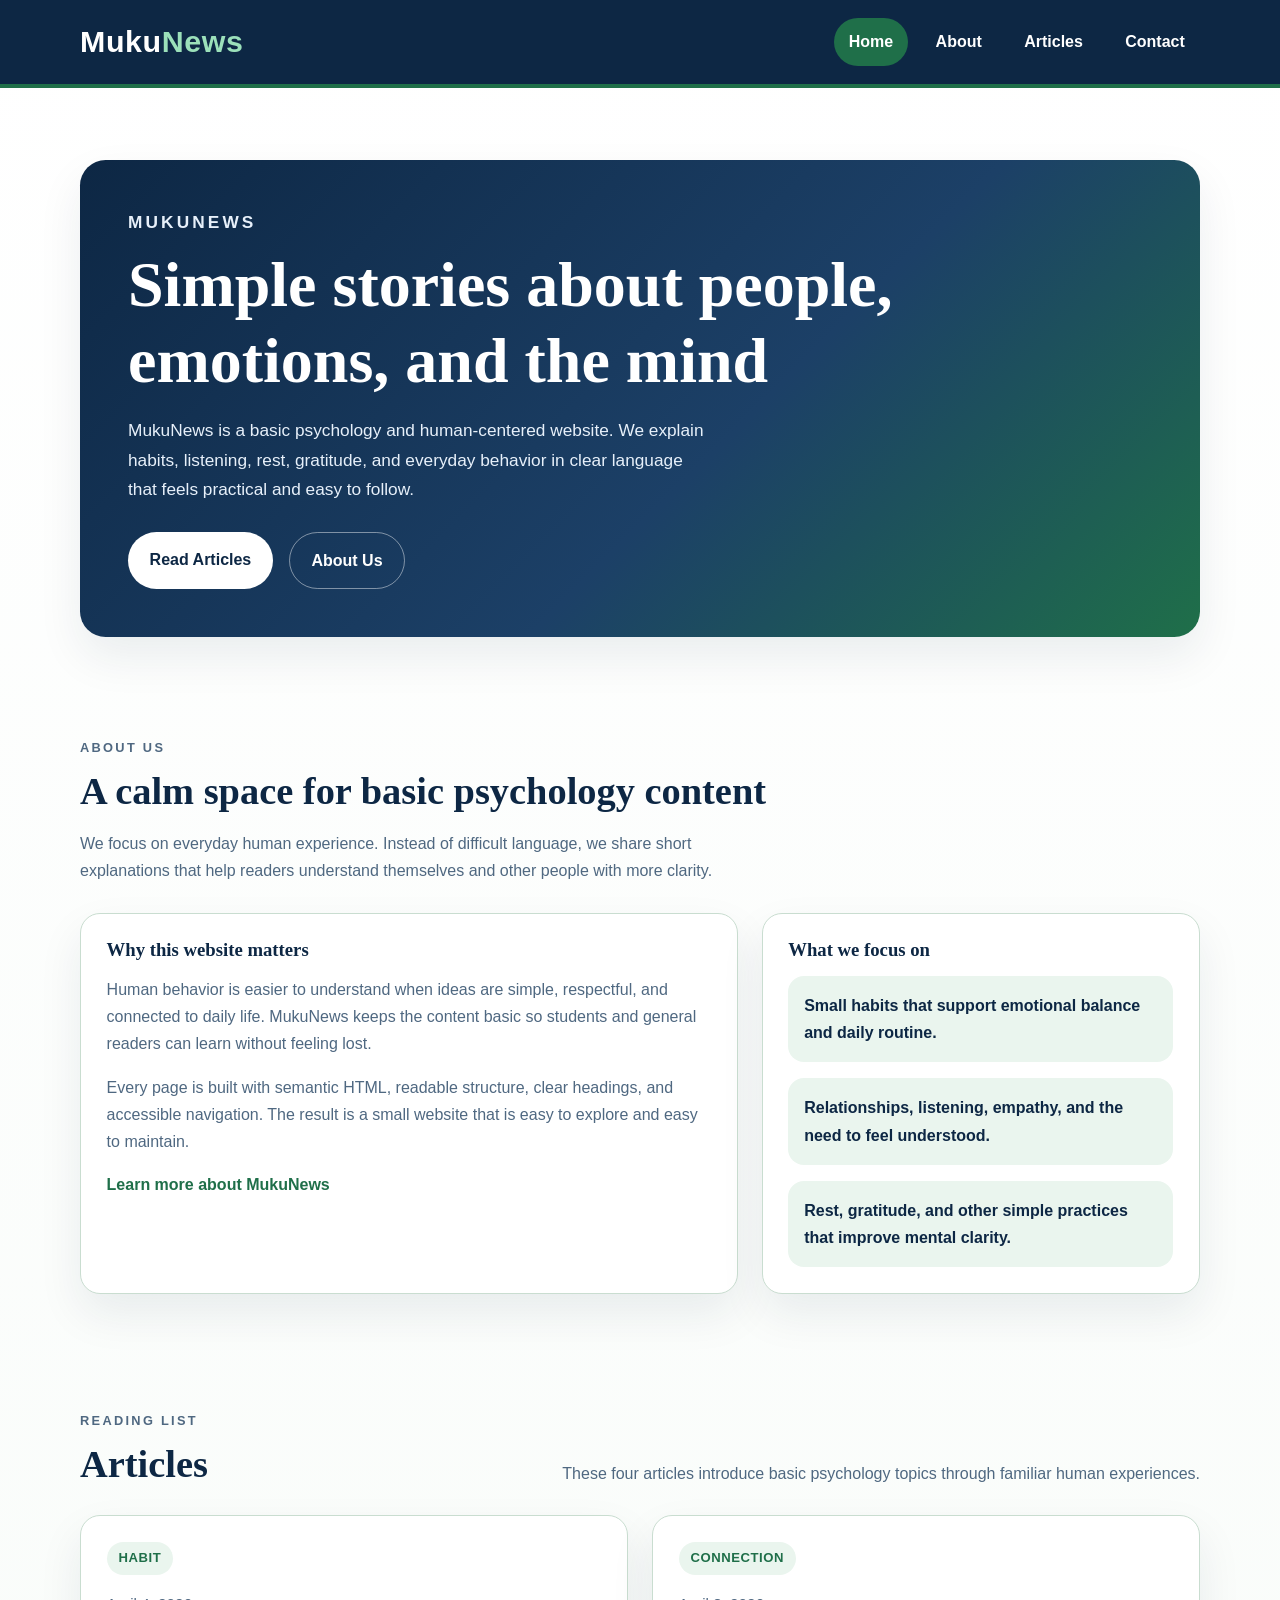
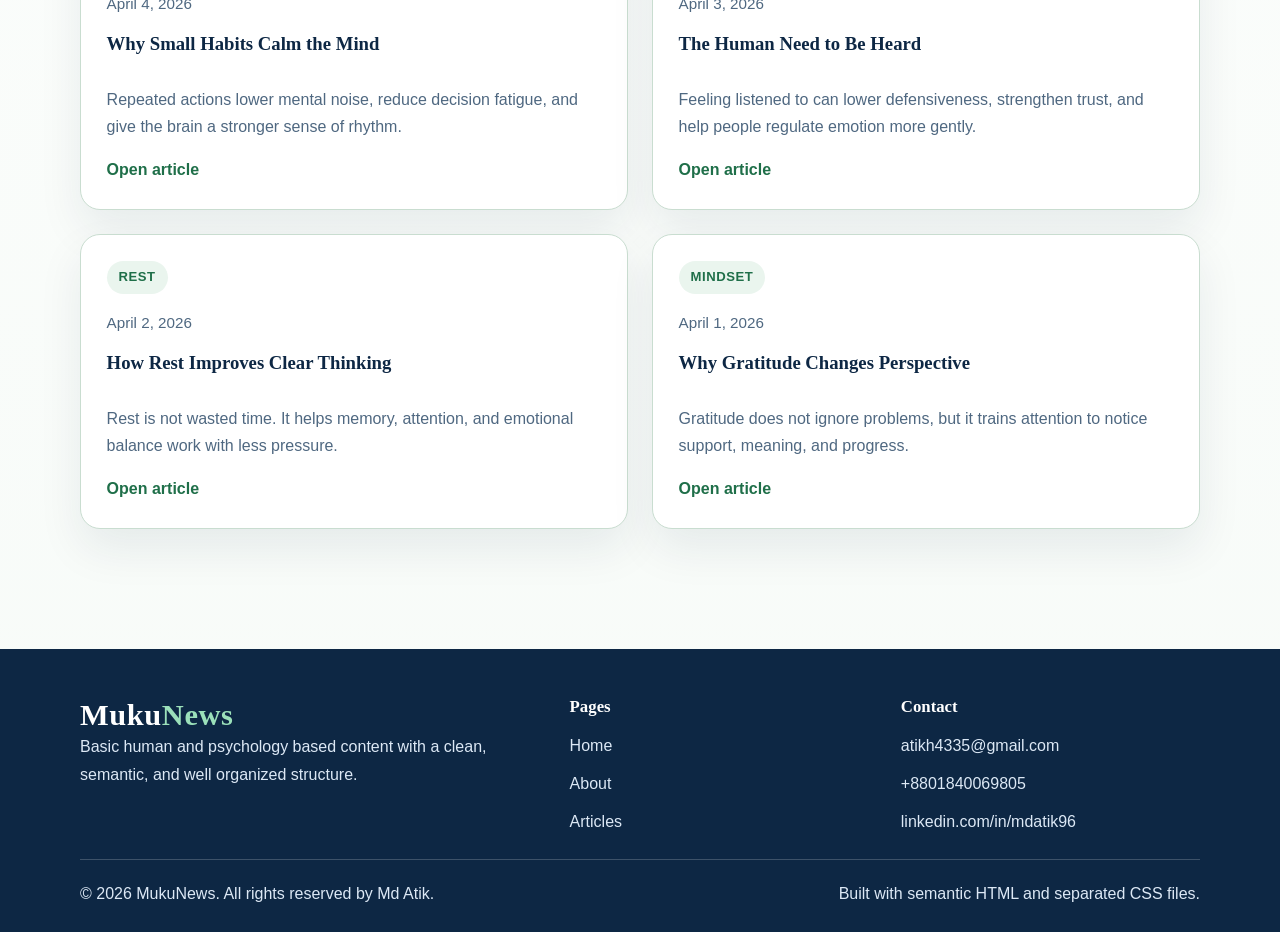
<file: Introduction to Front-End Development/index.html>
<!DOCTYPE html>
<html lang="en">
    <head>
        <meta charset="UTF-8" />
        <meta name="viewport" content="width=device-width, initial-scale=1.0" />
        <meta
            name="description"
            content="MukuNews shares simple and readable articles about human behavior, psychology, habits, rest, gratitude, and connection." />
        <title>MukuNews | Human and Psychology Stories</title>
        <link rel="stylesheet" href="css/base.css" />
        <link rel="stylesheet" href="css/home.css" />
    </head>
    <body>
        <a class="skip-link" href="#main-content">Skip to main content</a>

        <header class="site-header">
            <div class="container header-wrap">
                <a class="brand" href="index.html"
                    aria-label="MukuNews home">Muku<span>News</span></a>
                <nav class="site-nav" aria-label="Primary navigation">
                    <ul>
                        <li><a href="index.html"
                                aria-current="page">Home</a></li>
                        <li><a href="about.html">About</a></li>
                        <li><a href="#articles">Articles</a></li>
                        <li><a href="#contact">Contact</a></li>
                    </ul>
                </nav>
            </div>
        </header>

        <main id="main-content">
            <section class="home-hero">
                <div class="container">
                    <div class="home-hero__panel">
                        <p class="eyebrow">MukuNews</p>
                        <h1>Simple stories about people, emotions, and the
                            mind</h1>
                        <p>
                            MukuNews is a basic psychology and human-centered
                            website. We explain habits,
                            listening, rest, gratitude, and everyday behavior in
                            clear language that feels
                            practical and easy to follow.
                        </p>
                        <div class="hero-actions">
                            <a class="button-link button-link--light"
                                href="#articles">Read Articles</a>
                            <a class="button-link button-link--outline"
                                href="about.html">About Us</a>
                        </div>
                    </div>
                </div>
            </section>

            <section class="section" aria-labelledby="about-heading">
                <div class="container">
                    <div class="section-header">
                        <div>
                            <p class="eyebrow">About Us</p>
                            <h2 id="about-heading">A calm space for basic
                                psychology content</h2>
                        </div>
                        <p>
                            We focus on everyday human experience. Instead of
                            difficult language, we share
                            short explanations that help readers understand
                            themselves and other people with
                            more clarity.
                        </p>
                    </div>

                    <div class="about-grid">
                        <article class="info-card">
                            <h3>Why this website matters</h3>
                            <p>
                                Human behavior is easier to understand when
                                ideas are simple, respectful, and
                                connected to daily life. MukuNews keeps the
                                content basic so students and general
                                readers can learn without feeling lost.
                            </p>
                            <p>
                                Every page is built with semantic HTML, readable
                                structure, clear headings, and
                                accessible navigation. The result is a small
                                website that is easy to explore and
                                easy to maintain.
                            </p>
                            <a class="inline-link" href="about.html">Learn more
                                about MukuNews</a>
                        </article>

                        <section class="info-card"
                            aria-labelledby="focus-heading">
                            <h3 id="focus-heading">What we focus on</h3>
                            <ul class="key-points">
                                <li>Small habits that support emotional balance
                                    and daily routine.</li>
                                <li>Relationships, listening, empathy, and the
                                    need to feel understood.</li>
                                <li>Rest, gratitude, and other simple practices
                                    that improve mental clarity.</li>
                            </ul>
                        </section>
                    </div>
                </div>
            </section>

            <section class="section" id="articles"
                aria-labelledby="articles-heading">
                <div class="container">
                    <div class="section-header">
                        <div>
                            <p class="eyebrow">Reading List</p>
                            <h2 id="articles-heading">Articles</h2>
                        </div>
                        <p>
                            These four articles introduce basic psychology
                            topics through familiar human
                            experiences.
                        </p>
                    </div>

                    <div class="article-grid">
                        <article class="card">
                            <a class="card-link" href="article-1.html">
                                <span class="card-tag">Habit</span>
                                <time datetime="2026-04-04">April 4, 2026</time>
                                <h3>Why Small Habits Calm the Mind</h3>
                                <p>
                                    Repeated actions lower mental noise, reduce
                                    decision fatigue, and give the
                                    brain a stronger sense of rhythm.
                                </p>
                                <span class="read-more">Open article</span>
                            </a>
                        </article>

                        <article class="card">
                            <a class="card-link" href="article-2.html">
                                <span class="card-tag">Connection</span>
                                <time datetime="2026-04-03">April 3, 2026</time>
                                <h3>The Human Need to Be Heard</h3>
                                <p>
                                    Feeling listened to can lower defensiveness,
                                    strengthen trust, and help people
                                    regulate emotion more gently.
                                </p>
                                <span class="read-more">Open article</span>
                            </a>
                        </article>

                        <article class="card">
                            <a class="card-link" href="article-3.html">
                                <span class="card-tag">Rest</span>
                                <time datetime="2026-04-02">April 2, 2026</time>
                                <h3>How Rest Improves Clear Thinking</h3>
                                <p>
                                    Rest is not wasted time. It helps memory,
                                    attention, and emotional balance work
                                    with less pressure.
                                </p>
                                <span class="read-more">Open article</span>
                            </a>
                        </article>

                        <article class="card">
                            <a class="card-link" href="article-4.html">
                                <span class="card-tag">Mindset</span>
                                <time datetime="2026-04-01">April 1, 2026</time>
                                <h3>Why Gratitude Changes Perspective</h3>
                                <p>
                                    Gratitude does not ignore problems, but it
                                    trains attention to notice support,
                                    meaning, and progress.
                                </p>
                                <span class="read-more">Open article</span>
                            </a>
                        </article>
                    </div>
                </div>
            </section>
        </main>

        <footer class="site-footer" id="contact">
            <div class="container">
                <div class="footer-grid">
                    <section aria-labelledby="footer-brand-heading">
                        <h2 class="brand"
                            id="footer-brand-heading">Muku<span>News</span></h2>
                        <p class="footer-note">
                            Basic human and psychology based content with a
                            clean, semantic, and well organized
                            structure.
                        </p>
                    </section>

                    <nav aria-label="Footer pages">
                        <h3>Pages</h3>
                        <ul class="footer-links">
                            <li><a href="index.html">Home</a></li>
                            <li><a href="about.html">About</a></li>
                            <li><a href="#articles">Articles</a></li>
                        </ul>
                    </nav>

                    <address class="footer-address">
                        <h3>Contact</h3>
                        <ul class="contact-links">
                            <li><a
                                    href="mailto:atikh4335@gmail.com">atikh4335@gmail.com</a></li>
                            <li><a
                                    href="tel:+8801840069805">+8801840069805</a></li>
                            <li><a
                                    href="https://www.linkedin.com/in/mdatik96/">linkedin.com/in/mdatik96</a></li>
                        </ul>
                    </address>
                </div>

                <div class="copyright">
                    <p>&copy; 2026 MukuNews. All rights reserved by Md Atik.</p>
                    <p>Built with semantic HTML and separated CSS files.</p>
                </div>
            </div>
        </footer>
    </body>
</html>
</file>
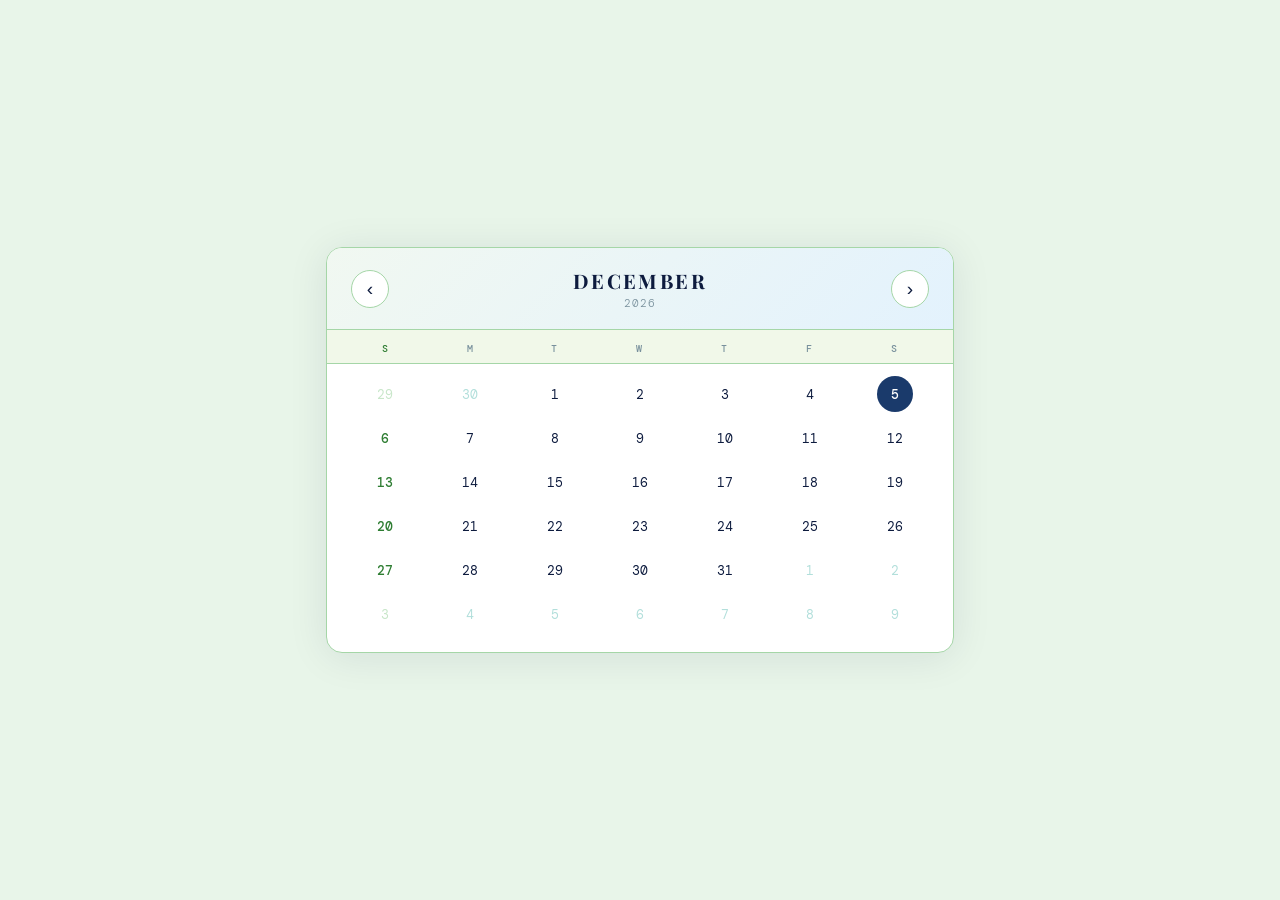
<file: Frontend Programming Languages/Homework 3. Calendar/index.html>
<!DOCTYPE html>
<html lang="en">

<head>
    <meta charset="UTF-8" />
    <meta name="viewport" content="width=device-width, initial-scale=1.0" />
    <title>A Web Page</title>
    <link rel="stylesheet" href="styles.css" />
</head>

<body>
    <div id="app">
        <div class="cal-card">

            <div class="cal-header">
                <button class="nav-btn" id="prevBtn">&#8249;</button>
                <div class="cal-month-label">
                    <div class="cal-month-name" id="monthName"></div>
                    <div class="cal-year-name" id="yearName"></div>
                </div>
                <button class="nav-btn" id="nextBtn">&#8250;</button>
            </div>

            <div class="cal-day-headers">
                <div class="cal-day-header sunday">S</div>
                <div class="cal-day-header">M</div>
                <div class="cal-day-header">T</div>
                <div class="cal-day-header">W</div>
                <div class="cal-day-header">T</div>
                <div class="cal-day-header">F</div>
                <div class="cal-day-header">S</div>
            </div>

            <div id="cal-grid-wrap"></div>

        </div>
    </div>

    <script src="scripts.js"></script>
</body>

</html>
</file>
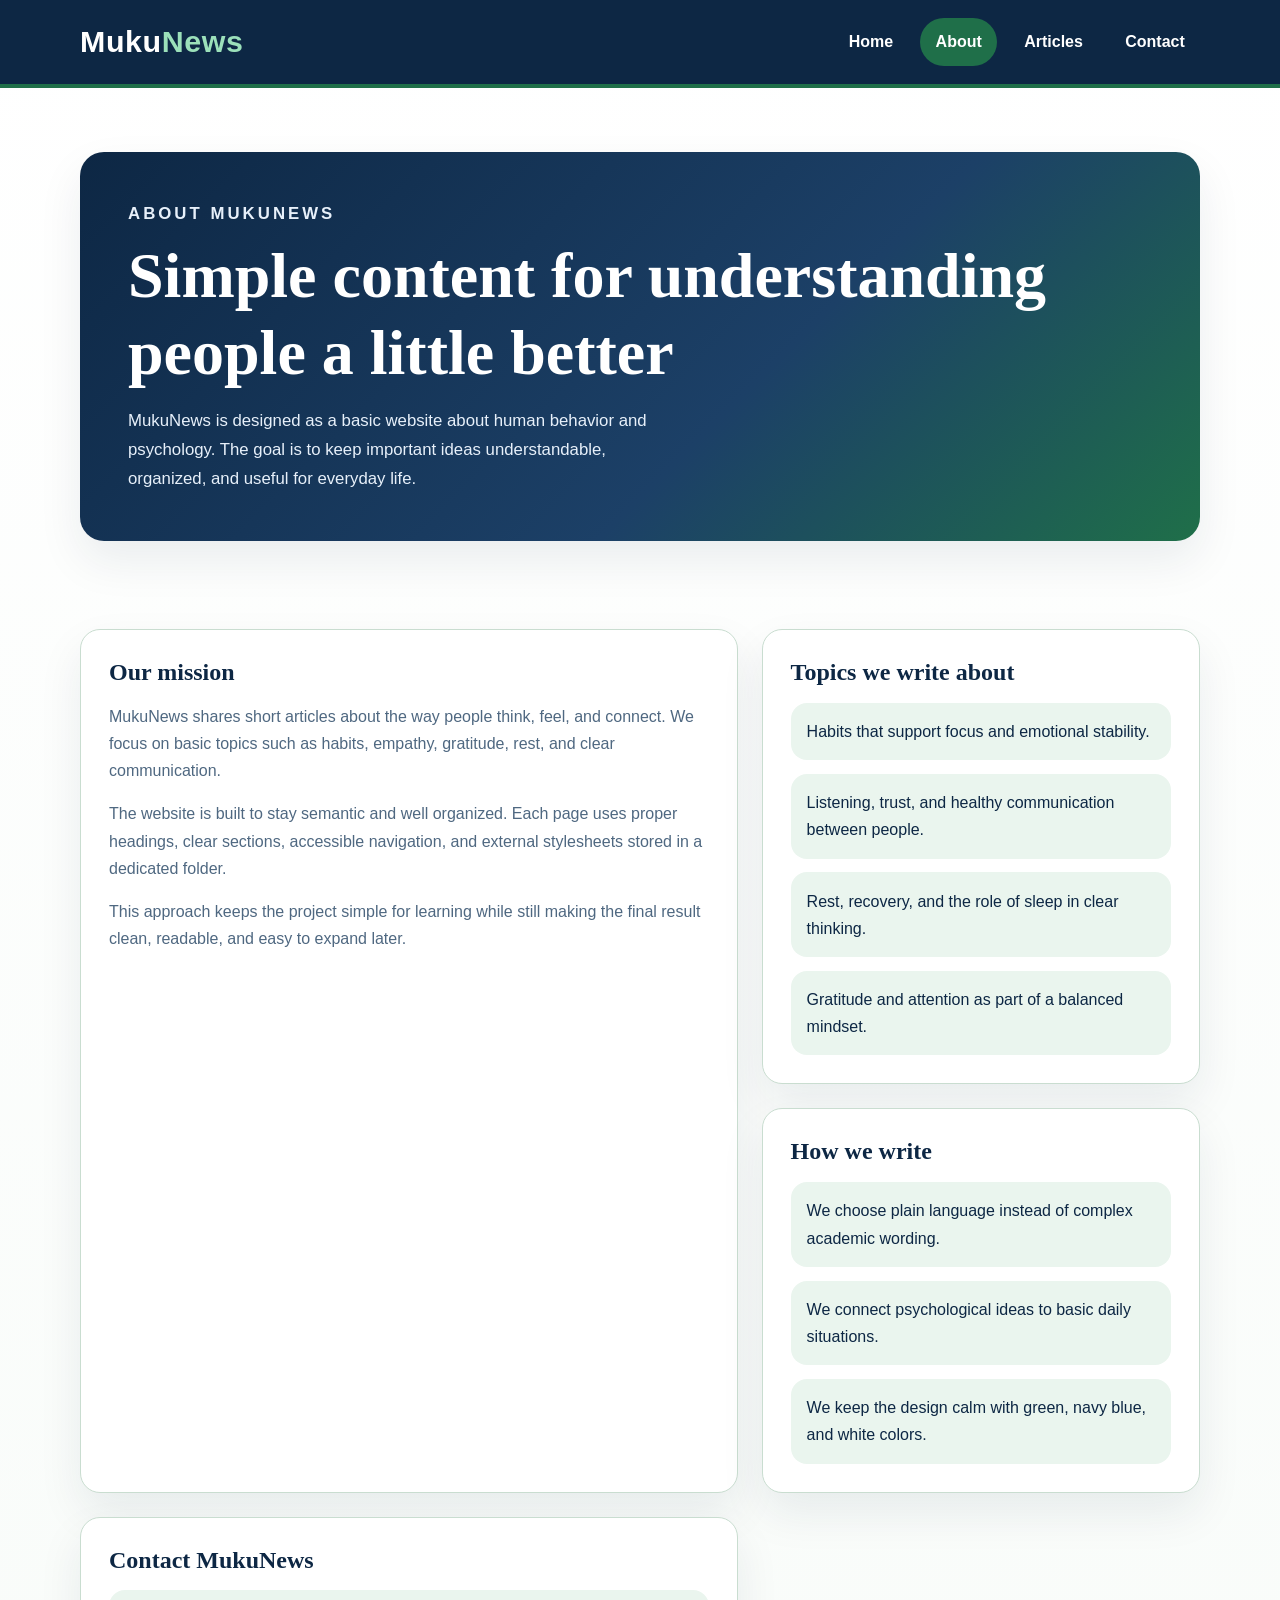
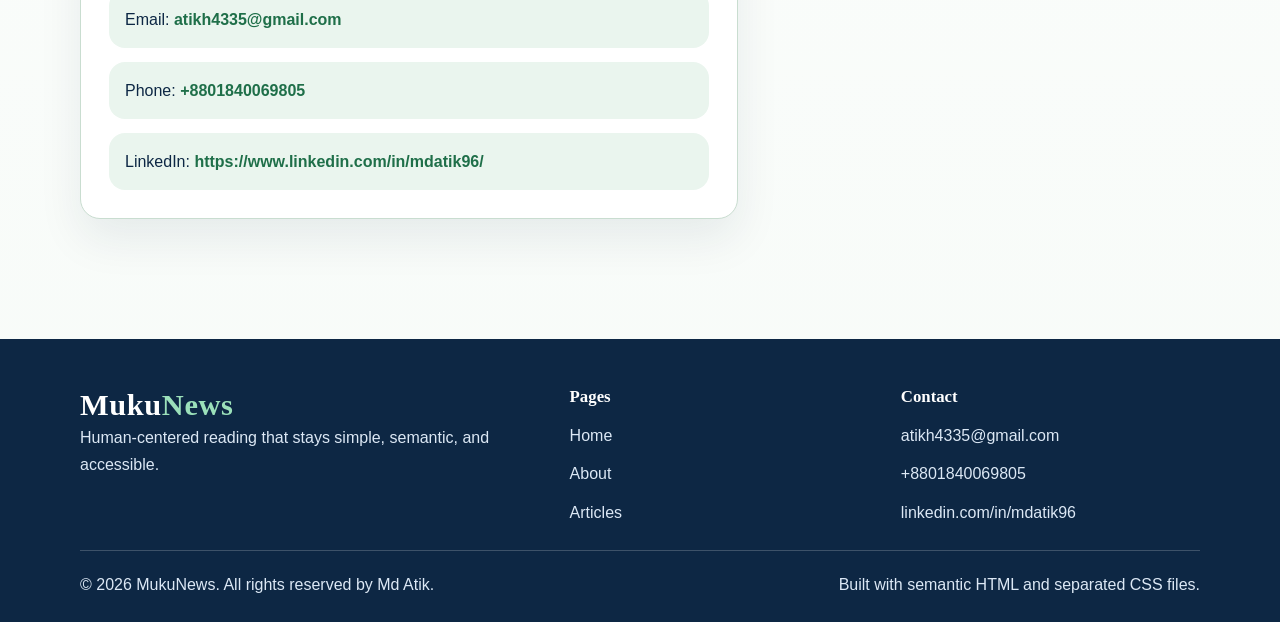
<file: Introduction to Front-End Development/about.html>
<!DOCTYPE html>
<html lang="en">
    <head>
        <meta charset="UTF-8" />
        <meta name="viewport" content="width=device-width, initial-scale=1.0" />
        <meta
            name="description"
            content="Learn about MukuNews, a simple human and psychology website created with semantic HTML and organized external CSS." />
        <title>About | MukuNews</title>
        <link rel="stylesheet" href="css/base.css" />
        <link rel="stylesheet" href="css/about.css" />
    </head>
    <body>
        <a class="skip-link" href="#main-content">Skip to main content</a>

        <header class="site-header">
            <div class="container header-wrap">
                <a class="brand" href="index.html"
                    aria-label="MukuNews home">Muku<span>News</span></a>
                <nav class="site-nav" aria-label="Primary navigation">
                    <ul>
                        <li><a href="index.html">Home</a></li>
                        <li><a href="about.html"
                                aria-current="page">About</a></li>
                        <li><a href="index.html#articles">Articles</a></li>
                        <li><a href="#contact">Contact</a></li>
                    </ul>
                </nav>
            </div>
        </header>

        <main id="main-content">
            <section class="page-banner">
                <div class="container">
                    <div class="page-banner__panel">
                        <p class="eyebrow">About MukuNews</p>
                        <h1>Simple content for understanding people a little
                            better</h1>
                        <p>
                            MukuNews is designed as a basic website about human
                            behavior and psychology. The
                            goal is to keep important ideas understandable,
                            organized, and useful for everyday
                            life.
                        </p>
                    </div>
                </div>
            </section>

            <section class="section" aria-labelledby="mission-heading">
                <div class="container about-layout">
                    <article class="about-card about-card--feature">
                        <h2 id="mission-heading">Our mission</h2>
                        <p>
                            MukuNews shares short articles about the way people
                            think, feel, and connect. We
                            focus on basic topics such as habits, empathy,
                            gratitude, rest, and clear
                            communication.
                        </p>
                        <p>
                            The website is built to stay semantic and well
                            organized. Each page uses proper
                            headings, clear sections, accessible navigation, and
                            external stylesheets stored in
                            a dedicated folder.
                        </p>
                        <p>
                            This approach keeps the project simple for learning
                            while still making the final
                            result clean, readable, and easy to expand later.
                        </p>
                    </article>

                    <section class="about-card"
                        aria-labelledby="topics-heading">
                        <h2 id="topics-heading">Topics we write about</h2>
                        <ul class="topic-list">
                            <li>Habits that support focus and emotional
                                stability.</li>
                            <li>Listening, trust, and healthy communication
                                between people.</li>
                            <li>Rest, recovery, and the role of sleep in clear
                                thinking.</li>
                            <li>Gratitude and attention as part of a balanced
                                mindset.</li>
                        </ul>
                    </section>

                    <section class="about-card"
                        aria-labelledby="approach-heading">
                        <h2 id="approach-heading">How we write</h2>
                        <ul class="approach-list">
                            <li>We choose plain language instead of complex
                                academic wording.</li>
                            <li>We connect psychological ideas to basic daily
                                situations.</li>
                            <li>We keep the design calm with green, navy blue,
                                and white colors.</li>
                        </ul>
                    </section>

                    <address class="about-card contact-card"
                        aria-labelledby="contact-heading">
                        <h2 id="contact-heading">Contact MukuNews</h2>
                        <ul class="about-contact">
                            <li>Email: <a
                                    href="mailto:atikh4335@gmail.com">atikh4335@gmail.com</a></li>
                            <li>Phone: <a
                                    href="tel:+8801840069805">+8801840069805</a></li>
                            <li>
                                LinkedIn:
                                <a
                                    href="https://www.linkedin.com/in/mdatik96/">https://www.linkedin.com/in/mdatik96/</a>
                            </li>
                        </ul>
                    </address>
                </div>
            </section>
        </main>

        <footer class="site-footer" id="contact">
            <div class="container">
                <div class="footer-grid">
                    <section aria-labelledby="footer-brand-heading">
                        <h2 class="brand"
                            id="footer-brand-heading">Muku<span>News</span></h2>
                        <p class="footer-note">
                            Human-centered reading that stays simple, semantic,
                            and accessible.
                        </p>
                    </section>

                    <nav aria-label="Footer pages">
                        <h3>Pages</h3>
                        <ul class="footer-links">
                            <li><a href="index.html">Home</a></li>
                            <li><a href="about.html">About</a></li>
                            <li><a href="index.html#articles">Articles</a></li>
                        </ul>
                    </nav>

                    <address class="footer-address">
                        <h3>Contact</h3>
                        <ul class="contact-links">
                            <li><a
                                    href="mailto:atikh4335@gmail.com">atikh4335@gmail.com</a></li>
                            <li><a
                                    href="tel:+8801840069805">+8801840069805</a></li>
                            <li><a
                                    href="https://www.linkedin.com/in/mdatik96/">linkedin.com/in/mdatik96</a></li>
                        </ul>
                    </address>
                </div>

                <div class="copyright">
                    <p>&copy; 2026 MukuNews. All rights reserved by Md Atik.</p>
                    <p>Built with semantic HTML and separated CSS files.</p>
                </div>
            </div>
        </footer>
    </body>
</html>
</file>
<file: Introduction to Front-End Development/css/base.css>
:root {
  --navy-900: #0d2744;
  --navy-700: #1c4067;
  --green-700: #1f6f49;
  --green-500: #2f8d5b;
  --green-100: #eaf5ee;
  --white: #ffffff;
  --soft-white: #f7fbf8;
  --border: #c9ddd0;
  --text: #17304d;
  --muted: #4f6881;
  --shadow: 0 20px 45px rgba(13, 39, 68, 0.08);
  --radius-lg: 1.5rem;
  --radius-md: 1rem;
}

*,
*::before,
*::after {
  box-sizing: border-box;
}

html {
  scroll-behavior: smooth;
}

body {
  margin: 0;
  font-family: "Segoe UI", Tahoma, Geneva, Verdana, sans-serif;
  color: var(--text);
  background: linear-gradient(180deg, var(--white) 0%, var(--soft-white) 100%);
  line-height: 1.7;
}

h1,
h2,
h3 {
  margin: 0;
  font-family: Georgia, "Times New Roman", serif;
  color: var(--navy-900);
  line-height: 1.2;
}

p,
ul {
  margin: 0;
}

a {
  color: inherit;
  text-decoration: none;
}

img {
  display: block;
  max-width: 100%;
  height: auto;
}

.container {
  width: min(1120px, calc(100% - 2rem));
  margin: 0 auto;
}

.skip-link {
  position: absolute;
  top: -100%;
  left: 1rem;
  z-index: 200;
  padding: 0.75rem 1rem;
  background: var(--green-700);
  color: var(--white);
  border-radius: 0 0 0.75rem 0.75rem;
  font-weight: 700;
}

.skip-link:focus {
  top: 0;
}

a:focus-visible {
  outline: 3px solid var(--green-500);
  outline-offset: 3px;
}

.site-header {
  position: sticky;
  top: 0;
  z-index: 100;
  background: var(--navy-900);
  border-bottom: 4px solid var(--green-700);
}

.header-wrap {
  display: flex;
  align-items: center;
  justify-content: space-between;
  gap: 1rem;
  padding: 1rem 0;
}

.brand {
  color: var(--white);
  font-size: 1.9rem;
  font-weight: 700;
  letter-spacing: 0.02em;
}

.brand span {
  color: #9be0ba;
}

.site-nav ul {
  display: flex;
  flex-wrap: wrap;
  gap: 0.75rem;
  list-style: none;
  padding: 0;
  margin: 0;
}

.site-nav a {
  display: inline-block;
  padding: 0.65rem 0.95rem;
  border-radius: 999px;
  color: var(--white);
  font-weight: 700;
}

.site-nav a:hover,
.site-nav a:focus-visible,
.site-nav a[aria-current="page"] {
  background: var(--green-700);
}

.section {
  padding: 3.5rem 0;
}

.section-header {
  display: flex;
  align-items: end;
  justify-content: space-between;
  gap: 1rem;
  flex-wrap: wrap;
  margin-bottom: 1.75rem;
}

.section-header h2 {
  font-size: clamp(1.9rem, 3vw, 2.6rem);
}

.section-header p {
  max-width: 42rem;
  color: var(--muted);
}

.eyebrow {
  display: inline-block;
  margin-bottom: 0.6rem;
  color: var(--green-700);
  font-size: 0.8rem;
  font-weight: 800;
  letter-spacing: 0.18em;
  text-transform: uppercase;
}

.button-link {
  display: inline-block;
  padding: 0.85rem 1.35rem;
  border-radius: 999px;
  font-weight: 800;
}

.button-link--light {
  background: var(--white);
  color: var(--navy-900);
}

.button-link--outline {
  border: 1px solid rgba(255, 255, 255, 0.45);
  color: var(--white);
}

.page-banner {
  padding: 4rem 0 2rem;
}

.page-banner__panel {
  padding: 3rem;
  border-radius: var(--radius-lg);
  background: linear-gradient(135deg, var(--navy-900) 0%, var(--navy-700) 60%, var(--green-700) 100%);
  color: var(--white);
  box-shadow: var(--shadow);
}

.page-banner__panel h1 {
  color: var(--white);
  font-size: clamp(2.3rem, 5vw, 4rem);
  margin-bottom: 1rem;
}

.page-banner__panel p {
  max-width: 60ch;
  color: #e7f0fa;
  font-size: 1.05rem;
}

.site-footer {
  margin-top: 4rem;
  padding: 3rem 0 1.5rem;
  background: var(--navy-900);
  color: var(--white);
}

.footer-grid {
  display: grid;
  grid-template-columns: 1.3fr 0.85fr 0.85fr;
  gap: 2rem;
}

.footer-note {
  max-width: 26rem;
  color: #dce8f5;
}

.site-footer h2,
.site-footer h3 {
  color: var(--white);
}

.site-footer h3 {
  margin-bottom: 0.9rem;
  font-size: 1.05rem;
}

.footer-links,
.contact-links {
  list-style: none;
  padding: 0;
  display: grid;
  gap: 0.7rem;
}

.site-footer a {
  color: #dce8f5;
}

.site-footer a:hover,
.site-footer a:focus-visible {
  color: #9be0ba;
}

.footer-address {
  font-style: normal;
}

.copyright {
  display: flex;
  justify-content: space-between;
  gap: 1rem;
  flex-wrap: wrap;
  margin-top: 1.5rem;
  padding-top: 1.25rem;
  border-top: 1px solid rgba(255, 255, 255, 0.2);
  color: #dce8f5;
}

@media (max-width: 860px) {
  .header-wrap,
  .footer-grid {
    grid-template-columns: 1fr;
  }

  .header-wrap {
    flex-direction: column;
    align-items: start;
  }

  .page-banner__panel {
    padding: 2rem;
  }
}

@media (max-width: 600px) {
  .container {
    width: min(100% - 1rem, 1120px);
  }

  .section {
    padding: 2.5rem 0;
  }

  .site-nav ul {
    gap: 0.5rem;
  }

  .site-nav a {
    padding: 0.55rem 0.8rem;
    font-size: 0.95rem;
  }

  .page-banner__panel {
    padding: 1.5rem;
  }
}
</file>
<file: Introduction to Front-End Development/css/home.css>
.home-hero {
  padding: 4.5rem 0 2.5rem;
}

.home-hero__panel {
  padding: 3rem;
  border-radius: 1.6rem;
  background: linear-gradient(135deg, var(--navy-900) 0%, var(--navy-700) 58%, var(--green-700) 100%);
  color: var(--white);
  box-shadow: var(--shadow);
}

.home-hero__panel h1 {
  color: var(--white);
  font-size: clamp(2.5rem, 5vw, 4.4rem);
  margin-bottom: 1rem;
}

.home-hero__panel p {
  max-width: 60ch;
  color: #e7f0fa;
  font-size: 1.08rem;
}

.hero-actions {
  display: flex;
  gap: 1rem;
  flex-wrap: wrap;
  margin-top: 1.75rem;
}

.about-grid,
.article-grid {
  display: grid;
  gap: 1.5rem;
}

.about-grid {
  grid-template-columns: 1.2fr 0.8fr;
}

.article-grid {
  grid-template-columns: repeat(2, minmax(0, 1fr));
}

.info-card,
.card {
  height: 100%;
  padding: 1.6rem;
  background: var(--white);
  border: 1px solid var(--border);
  border-radius: 1.25rem;
  box-shadow: var(--shadow);
}

.info-card h3,
.card h3 {
  margin-bottom: 0.9rem;
}

.info-card p,
.card p {
  color: var(--muted);
}

.info-card p + p {
  margin-top: 1rem;
}

.key-points {
  list-style: none;
  padding: 0;
  display: grid;
  gap: 1rem;
}

.key-points li {
  padding: 1rem;
  border-radius: 1rem;
  background: var(--green-100);
  color: var(--navy-900);
  font-weight: 600;
}

.inline-link {
  display: inline-block;
  margin-top: 1rem;
  color: var(--green-700);
  font-weight: 800;
}

.card-link {
  display: flex;
  flex-direction: column;
  gap: 1rem;
  height: 100%;
}

.card-tag {
  display: inline-flex;
  align-self: start;
  padding: 0.35rem 0.75rem;
  border-radius: 999px;
  background: var(--green-100);
  color: var(--green-700);
  font-size: 0.82rem;
  font-weight: 800;
  letter-spacing: 0.04em;
  text-transform: uppercase;
}

.card time {
  color: var(--muted);
  font-size: 0.95rem;
}

.read-more {
  margin-top: auto;
  color: var(--green-700);
  font-weight: 800;
}

.card:hover,
.card:focus-within {
  border-color: var(--green-500);
  transform: translateY(-2px);
  transition: transform 0.2s ease, border-color 0.2s ease;
}

@media (max-width: 860px) {
  .about-grid,
  .article-grid {
    grid-template-columns: 1fr;
  }

  .home-hero__panel {
    padding: 2rem;
  }
}

@media (max-width: 600px) {
  .home-hero {
    padding-top: 3rem;
  }

  .home-hero__panel {
    padding: 1.5rem;
  }
}
</file>
<file: Frontend Programming Languages/Homework 3. Calendar/styles.css>
@import url('https://fonts.googleapis.com/css2?family=Playfair+Display:wght@700&family=DM+Mono:wght@300;400;500&display=swap');

*, *::before, *::after {
  box-sizing: border-box;
  margin: 0;
  padding: 0;
}

body {
  font-family: 'DM Mono', monospace;
  background-color: #e8f5e9;
  min-height: 100vh;
  display: flex;
  align-items: center;
  justify-content: center;
  color: #0d1b3e;
}

#app {
  width: 100%;
  max-width: 660px;
  padding: 2rem 1rem;
}

.cal-card {
  background: #fff;
  border: 1px solid #a5d6a7;
  border-radius: 16px;
  box-shadow: 0 4px 40px rgba(13, 27, 62, 0.09);
  overflow: hidden;
}

.cal-header {
  display: flex;
  align-items: center;
  justify-content: space-between;
  padding: 1.2rem 1.5rem;
  border-bottom: 1px solid #a5d6a7;
  background: linear-gradient(135deg, #f1f8f1 0%, #e3f2fd 100%);
}

.cal-month-label {
  text-align: center;
}

.cal-month-name {
  font-family: 'Playfair Display', serif;
  font-size: 1.25rem;
  font-weight: 700;
  letter-spacing: 0.12em;
  text-transform: uppercase;
  color: #0d1b3e;
}

.cal-year-name {
  font-size: 0.68rem;
  color: #78909c;
  letter-spacing: 0.1em;
  font-weight: 300;
  margin-top: 2px;
}

.nav-btn {
  width: 38px;
  height: 38px;
  border-radius: 50%;
  border: 1.5px solid #a5d6a7;
  background: #fff;
  color: #0d1b3e;
  font-size: 1.2rem;
  cursor: pointer;
  display: flex;
  align-items: center;
  justify-content: center;
  transition: background 0.18s, color 0.18s, transform 0.18s;
  line-height: 1;
}

.nav-btn:hover {
  background: #1a3a6b;
  color: #fff;
  border-color: #1a3a6b;
  transform: scale(1.08);
}

.cal-day-headers {
  display: grid;
  grid-template-columns: repeat(7, 1fr);
  padding: 0.6rem 1rem 0.4rem;
  border-bottom: 1px solid #a5d6a7;
  background: #f1f8e9;
}

.cal-day-header {
  text-align: center;
  font-size: 0.63rem;
  font-weight: 500;
  letter-spacing: 0.15em;
  color: #78909c;
  padding: 2px 0;
}

.cal-day-header.sunday {
  color: #2e7d32;
}

.cal-grid {
  display: grid;
  grid-template-columns: repeat(7, 1fr);
  padding: 0.5rem 1rem 1rem;
  animation: slideIn 0.28s cubic-bezier(0.4, 0, 0.2, 1) both;
}

.cal-grid.from-right { --dir:  40px; }
.cal-grid.from-left  { --dir: -40px; }

@keyframes slideIn {
  from { opacity: 0; transform: translateX(var(--dir, 30px)); }
  to   { opacity: 1; transform: translateX(0); }
}

.cal-cell {
  display: flex;
  align-items: center;
  justify-content: center;
  padding: 4px 0;
}

.cal-day {
  width: 36px;
  height: 36px;
  border-radius: 50%;
  display: flex;
  align-items: center;
  justify-content: center;
  font-size: 0.8rem;
  cursor: pointer;
  transition: background 0.16s, color 0.16s;
  user-select: none;
}

.cal-day.outside {
  color: #b2dfdb;
  cursor: default;
}

.cal-day.sunday {
  color: #2e7d32;
  font-weight: 500;
}

.cal-day.sunday.outside {
  color: #c8e6c9;
  font-weight: 400;
}

.cal-day:not(.outside):not(.today):hover {
  background: #c8e6c9;
}

.cal-day.today {
  background: #1a3a6b;
  color: #fff;
  font-weight: 500;
}

.cal-day.today:hover {
  background: #0d2654;
}
</file>
<file: Introduction to Front-End Development/css/about.css>
.about-layout {
  display: grid;
  grid-template-columns: 1.2fr 0.8fr;
  gap: 1.5rem;
}

.about-card {
  padding: 1.75rem;
  background: var(--white);
  border: 1px solid var(--border);
  border-radius: 1.25rem;
  box-shadow: var(--shadow);
}

.about-card h2 {
  margin-bottom: 1rem;
}

.about-card p {
  color: var(--muted);
}

.about-card p + p {
  margin-top: 1rem;
}

.about-card--feature {
  grid-row: span 2;
}

.topic-list,
.approach-list,
.about-contact {
  list-style: none;
  padding: 0;
  display: grid;
  gap: 0.85rem;
}

.topic-list li,
.approach-list li,
.about-contact li {
  padding: 0.95rem 1rem;
  border-radius: 1rem;
  background: var(--green-100);
  color: var(--navy-900);
}

.contact-card {
  font-style: normal;
}

.contact-card a {
  color: var(--green-700);
  font-weight: 800;
  overflow-wrap: anywhere;
}

@media (max-width: 860px) {
  .about-layout {
    grid-template-columns: 1fr;
  }

  .about-card--feature {
    grid-row: auto;
  }
}
</file>
